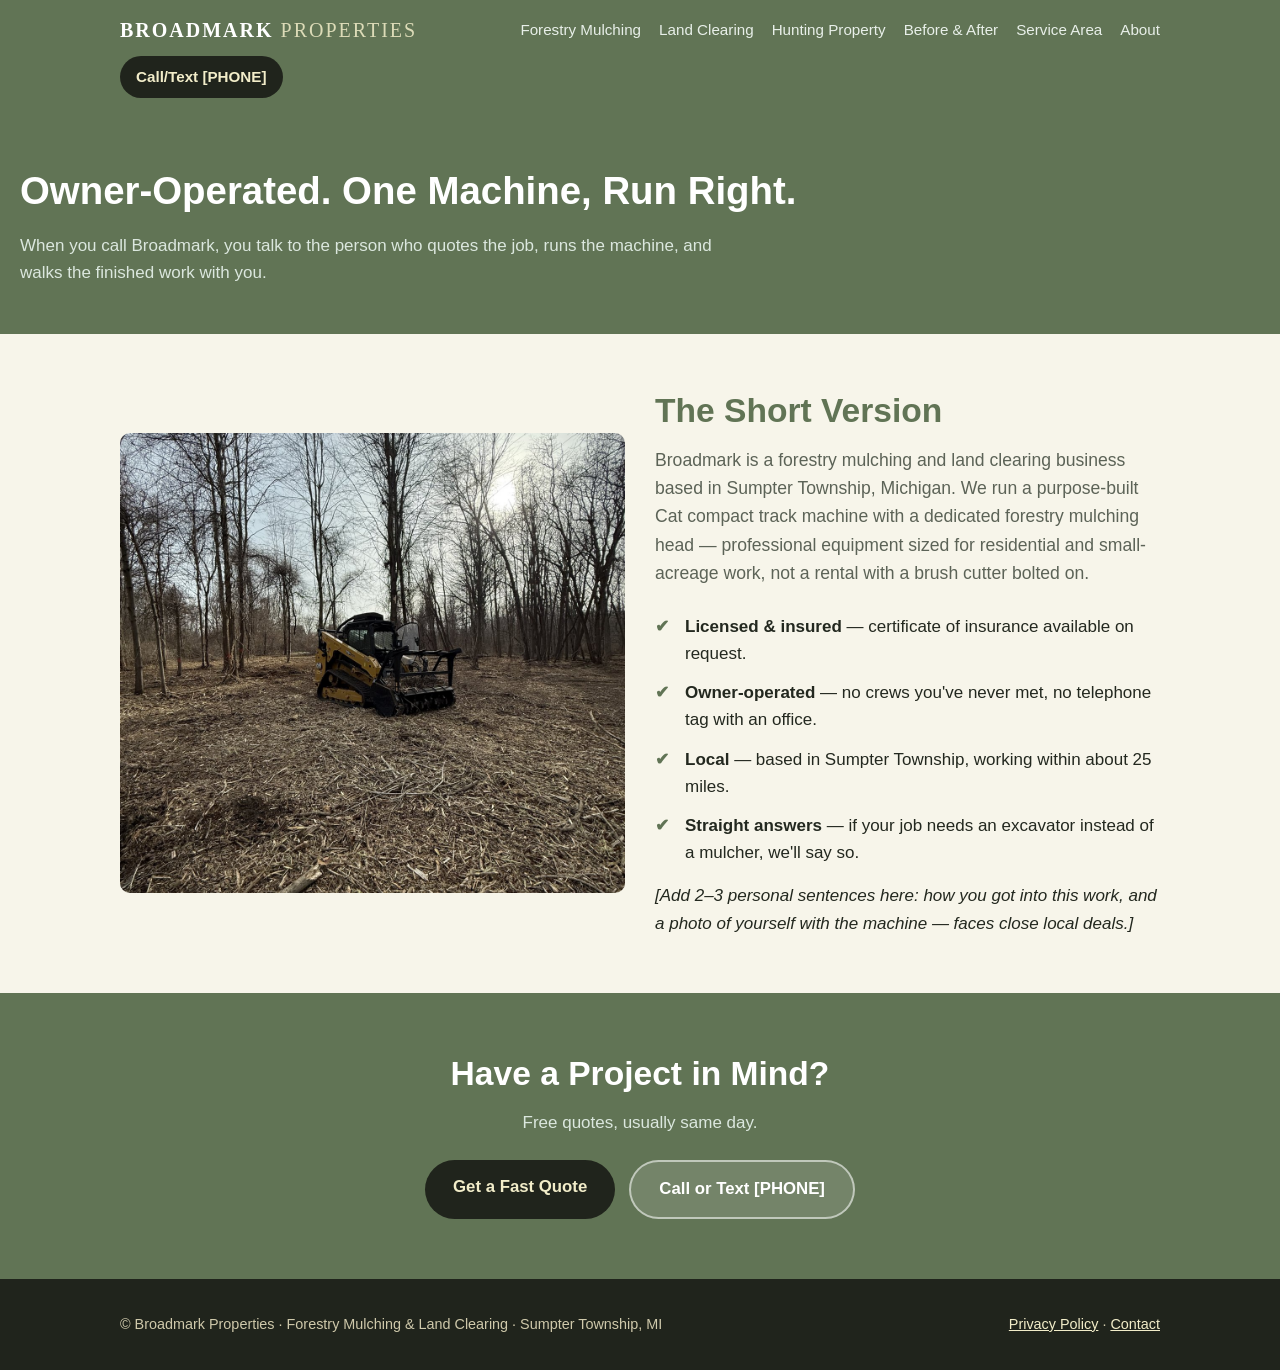
<file: website/site/about.html>
<!DOCTYPE html>
<html lang="en">
<head>
<meta charset="utf-8">
<meta name="viewport" content="width=device-width, initial-scale=1">
<title>About Broadmark Properties — Owner-Operated Forestry Mulching</title>
<meta name="description" content="Broadmark is an owner-operated forestry mulching business based in Sumpter Township, Michigan, running a purpose-built Cat mulching machine. Licensed and insured.">
<link rel="stylesheet" href="css/style.css">
</head>
<body>
<header>
  <div class="nav">
    <a class="brand" href="index.html">BROADMARK <span>PROPERTIES</span></a>
    <nav class="links">
      <a href="forestry-mulching.html">Forestry Mulching</a>
      <a href="land-clearing.html">Land Clearing</a>
      <a href="hunting-property.html">Hunting Property</a>
      <a href="gallery.html">Before &amp; After</a>
      <a href="service-area.html">Service Area</a>
      <a href="about.html">About</a>
    </nav>
    <a class="call-btn" href="tel:+15555555555">Call/Text [PHONE]</a>
  </div>
</header>

<div class="page-hero">
  <h1>Owner-Operated. One Machine, Run Right.</h1>
  <p>When you call Broadmark, you talk to the person who quotes the job, runs the machine,
  and walks the finished work with you.</p>
</div>

<section>
  <div class="wrap split">
    <img src="img/BA-brush-01-after-machine.jpg" alt="Broadmark's Cat forestry mulcher on a finished job">
    <div>
      <h2>The Short Version</h2>
      <p class="lead">Broadmark is a forestry mulching and land clearing business based in
      Sumpter Township, Michigan. We run a purpose-built Cat compact track machine with a
      dedicated forestry mulching head — professional equipment sized for residential and
      small-acreage work, not a rental with a brush cutter bolted on.</p>
      <ul class="checks">
        <li><b>Licensed &amp; insured</b> — certificate of insurance available on request.</li>
        <li><b>Owner-operated</b> — no crews you've never met, no telephone tag with an office.</li>
        <li><b>Local</b> — based in Sumpter Township, working within about 25 miles.</li>
        <li><b>Straight answers</b> — if your job needs an excavator instead of a mulcher, we'll say so.</li>
      </ul>
      <p style="margin-top:16px"><i>[Add 2–3 personal sentences here: how you got into this
      work, and a photo of yourself with the machine — faces close local deals.]</i></p>
    </div>
  </div>
</section>

<div class="cta-band">
  <h2>Have a Project in Mind?</h2>
  <p>Free quotes, usually same day.</p>
  <div class="btn-row">
    <a class="btn btn-primary" href="quote.html">Get a Fast Quote</a>
    <a class="btn btn-ghost" href="tel:+15555555555">Call or Text [PHONE]</a>
  </div>
</div>

<footer>
  <div class="wrap">
    <div>© Broadmark Properties · Forestry Mulching &amp; Land Clearing · Sumpter Township, MI</div>
    <div><a href="privacy.html">Privacy Policy</a> · <a href="contact.html">Contact</a></div>
  </div>
</footer>
<a class="sticky-call" href="tel:+15555555555">📞 Call or Text for a Free Quote</a>
</body>
</html>
</file>
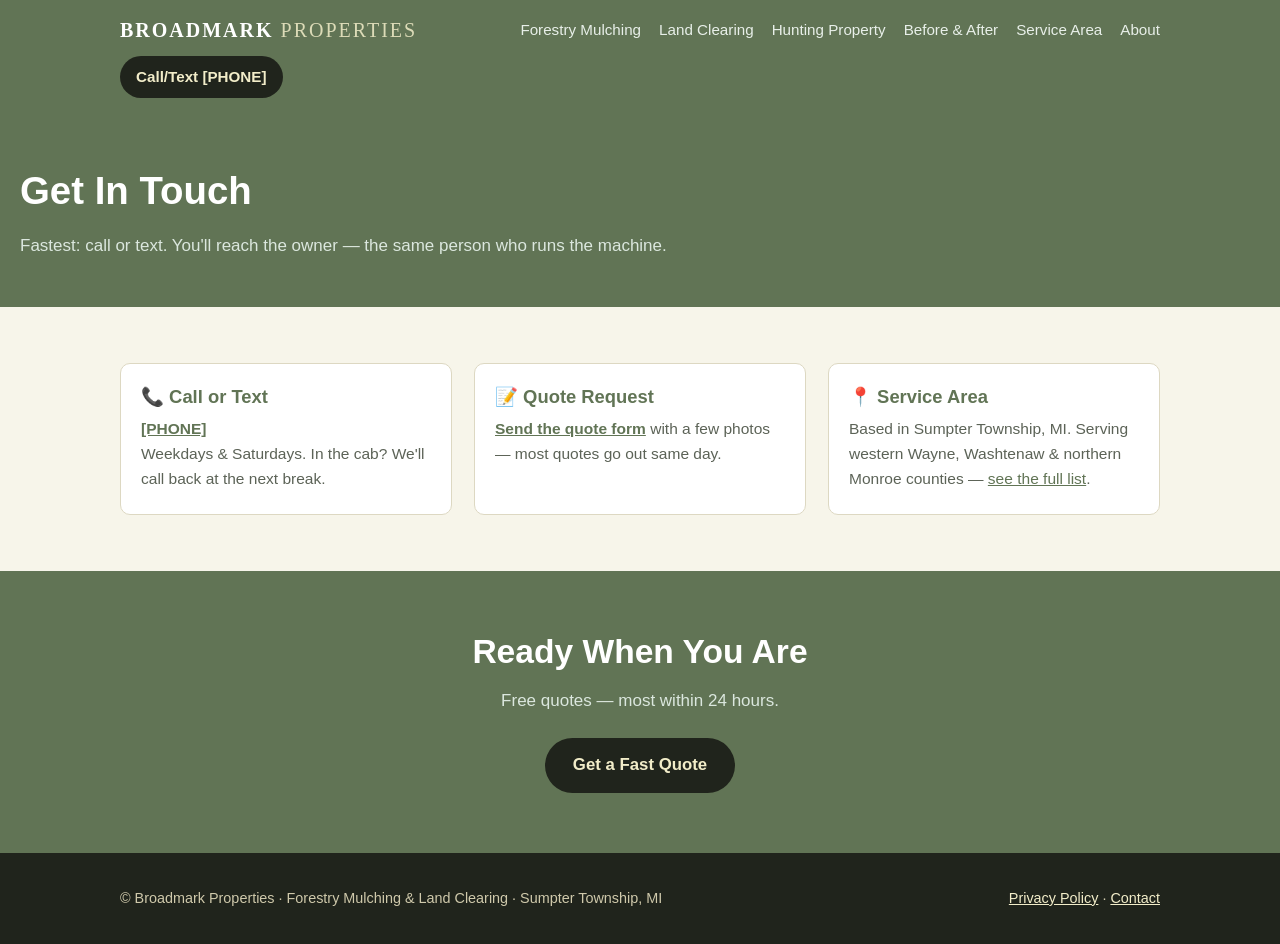
<file: website/site/contact.html>
<!DOCTYPE html>
<html lang="en">
<head>
<meta charset="utf-8">
<meta name="viewport" content="width=device-width, initial-scale=1">
<title>Contact Broadmark Properties — Forestry Mulching, Southeast Michigan</title>
<meta name="description" content="Call, text, or send a quote request. Broadmark — forestry mulching and land clearing, Sumpter Township MI.">
<link rel="stylesheet" href="css/style.css">
</head>
<body>
<header>
  <div class="nav">
    <a class="brand" href="index.html">BROADMARK <span>PROPERTIES</span></a>
    <nav class="links">
      <a href="forestry-mulching.html">Forestry Mulching</a>
      <a href="land-clearing.html">Land Clearing</a>
      <a href="hunting-property.html">Hunting Property</a>
      <a href="gallery.html">Before &amp; After</a>
      <a href="service-area.html">Service Area</a>
      <a href="about.html">About</a>
    </nav>
    <a class="call-btn" href="tel:+15555555555">Call/Text [PHONE]</a>
  </div>
</header>

<div class="page-hero">
  <h1>Get In Touch</h1>
  <p>Fastest: call or text. You'll reach the owner — the same person who runs the machine.</p>
</div>

<section>
  <div class="wrap">
    <div class="grid c3">
      <div class="card"><div class="pad"><h3>📞 Call or Text</h3>
        <p><a href="tel:+15555555555"><b>[PHONE]</b></a><br>Weekdays &amp; Saturdays. In the cab? We'll call back at the next break.</p></div></div>
      <div class="card"><div class="pad"><h3>📝 Quote Request</h3>
        <p><a href="quote.html"><b>Send the quote form</b></a> with a few photos — most quotes go out same day.</p></div></div>
      <div class="card"><div class="pad"><h3>📍 Service Area</h3>
        <p>Based in Sumpter Township, MI. Serving western Wayne, Washtenaw &amp; northern Monroe counties — <a href="service-area.html">see the full list</a>.</p></div></div>
    </div>
  </div>
</section>

<div class="cta-band">
  <h2>Ready When You Are</h2>
  <p>Free quotes — most within 24 hours.</p>
  <div class="btn-row">
    <a class="btn btn-primary" href="quote.html">Get a Fast Quote</a>
  </div>
</div>

<footer>
  <div class="wrap">
    <div>© Broadmark Properties · Forestry Mulching &amp; Land Clearing · Sumpter Township, MI</div>
    <div><a href="privacy.html">Privacy Policy</a> · <a href="contact.html">Contact</a></div>
  </div>
</footer>
<a class="sticky-call" href="tel:+15555555555">📞 Call or Text for a Free Quote</a>
</body>
</html>
</file>
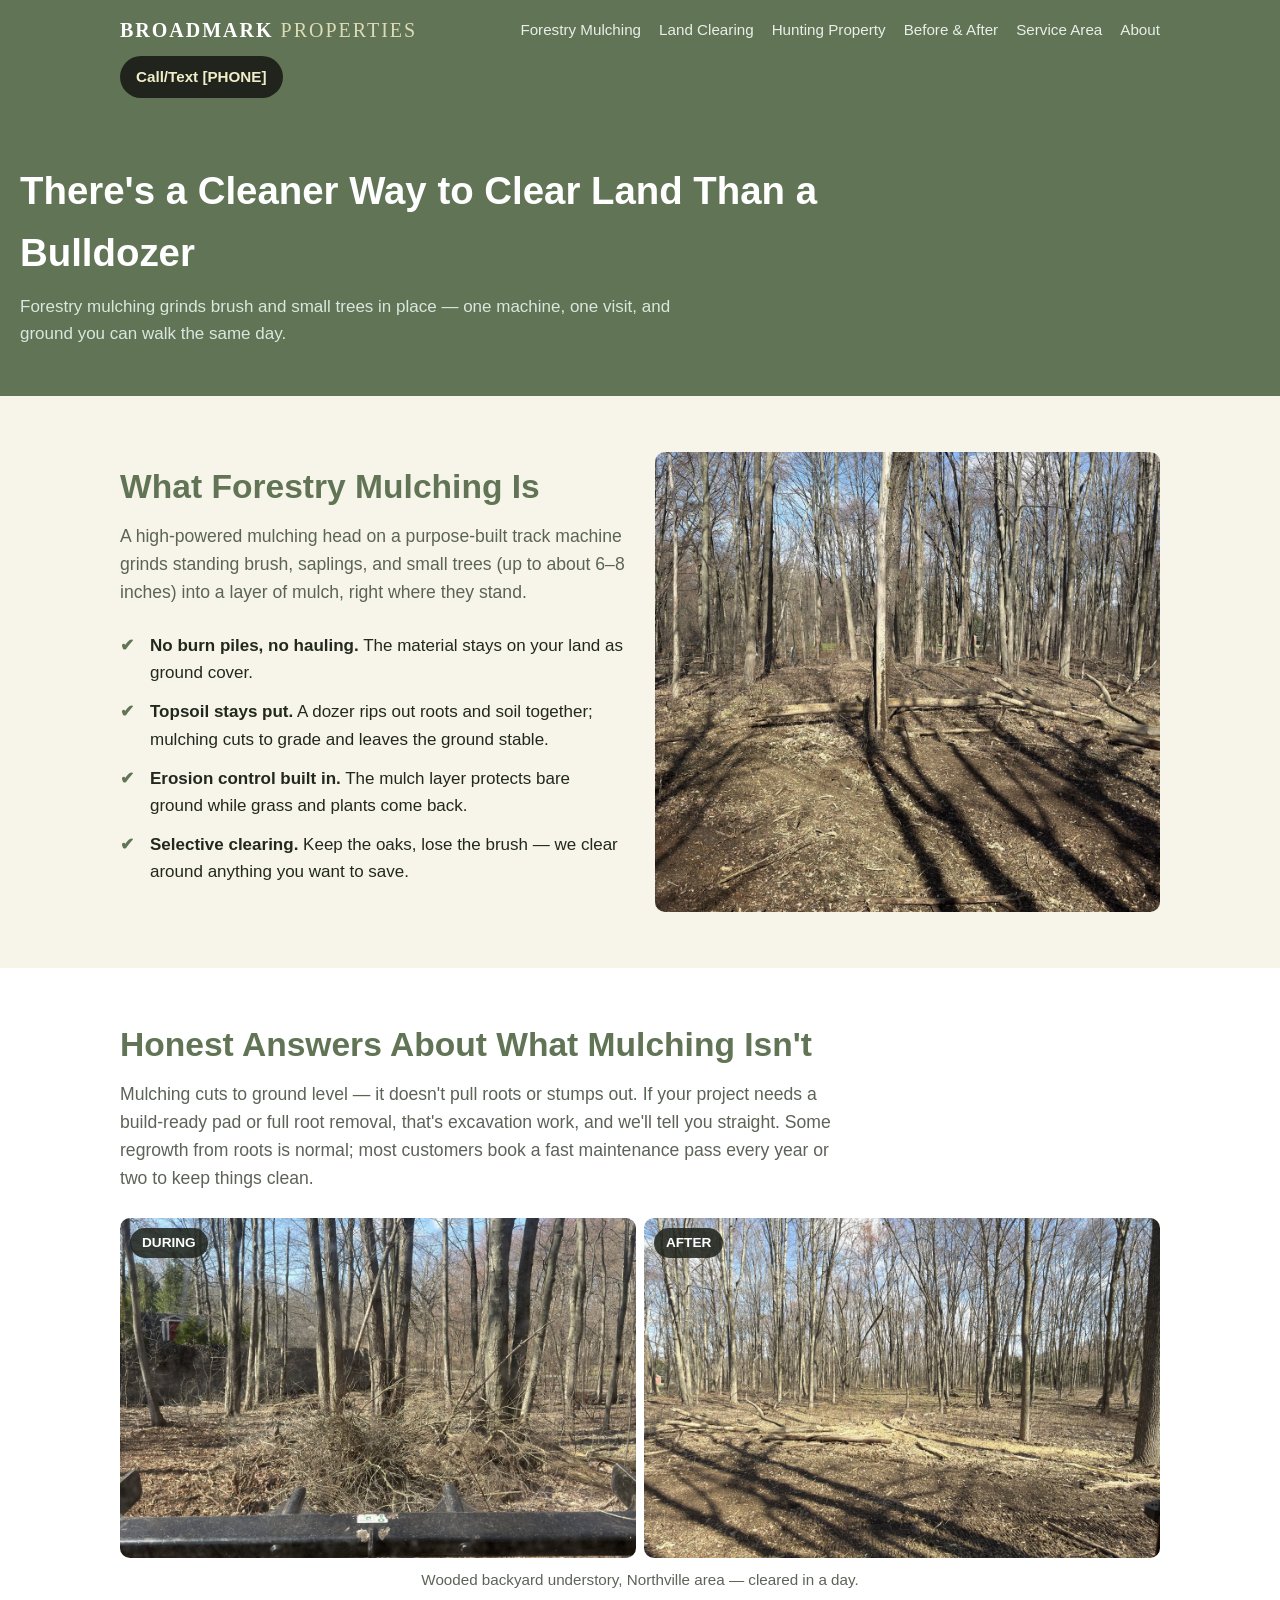
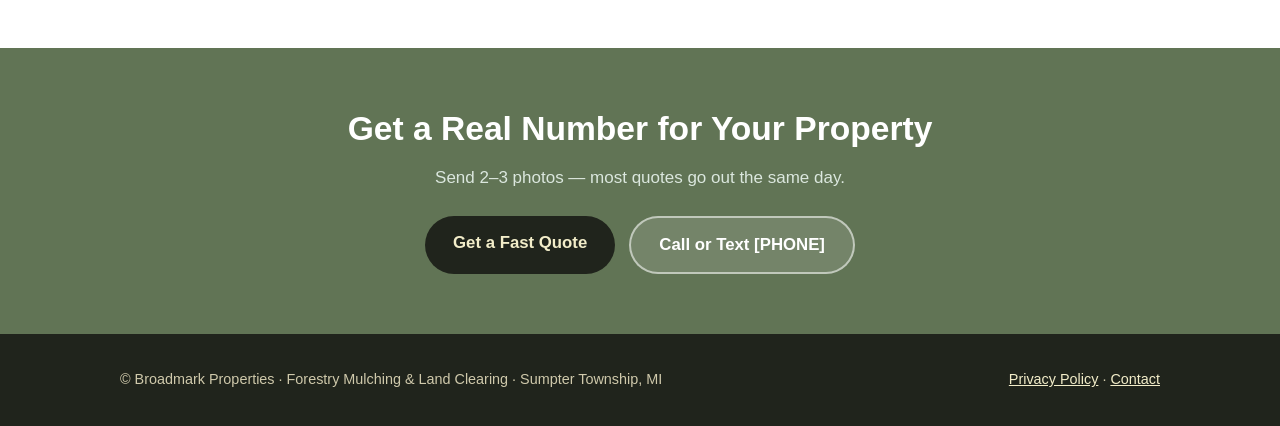
<file: website/site/forestry-mulching.html>
<!DOCTYPE html>
<html lang="en">
<head>
<meta charset="utf-8">
<meta name="viewport" content="width=device-width, initial-scale=1">
<title>Forestry Mulching in Southeast Michigan | Broadmark Properties</title>
<meta name="description" content="Forestry mulching near Belleville, Ypsilanti, Milan & Monroe: brush and small trees ground into mulch in place. Cleaner than a bulldozer — no piles, no torn-up ground.">
<link rel="stylesheet" href="css/style.css">
</head>
<body>
<header>
  <div class="nav">
    <a class="brand" href="index.html">BROADMARK <span>PROPERTIES</span></a>
    <nav class="links">
      <a href="forestry-mulching.html">Forestry Mulching</a>
      <a href="land-clearing.html">Land Clearing</a>
      <a href="hunting-property.html">Hunting Property</a>
      <a href="gallery.html">Before &amp; After</a>
      <a href="service-area.html">Service Area</a>
      <a href="about.html">About</a>
    </nav>
    <a class="call-btn" href="tel:+15555555555">Call/Text [PHONE]</a>
  </div>
</header>

<div class="page-hero">
  <h1>There's a Cleaner Way to Clear Land Than a Bulldozer</h1>
  <p>Forestry mulching grinds brush and small trees in place — one machine, one visit,
  and ground you can walk the same day.</p>
</div>

<section>
  <div class="wrap split">
    <div>
      <h2>What Forestry Mulching Is</h2>
      <p class="lead">A high-powered mulching head on a purpose-built track machine grinds
      standing brush, saplings, and small trees (up to about 6–8 inches) into a layer of
      mulch, right where they stand.</p>
      <ul class="checks">
        <li><b>No burn piles, no hauling.</b> The material stays on your land as ground cover.</li>
        <li><b>Topsoil stays put.</b> A dozer rips out roots and soil together; mulching cuts to grade and leaves the ground stable.</li>
        <li><b>Erosion control built in.</b> The mulch layer protects bare ground while grass and plants come back.</li>
        <li><b>Selective clearing.</b> Keep the oaks, lose the brush — we clear around anything you want to save.</li>
      </ul>
    </div>
    <img src="img/BA-woods-02-after-a.jpg" alt="Park-like woods after understory mulching">
  </div>
</section>

<section style="background:#fff">
  <div class="wrap">
    <h2>Honest Answers About What Mulching Isn't</h2>
    <p class="lead">Mulching cuts to ground level — it doesn't pull roots or stumps out.
    If your project needs a build-ready pad or full root removal, that's excavation work,
    and we'll tell you straight. Some regrowth from roots is normal; most customers book a
    fast maintenance pass every year or two to keep things clean.</p>
    <div class="ba-pair">
      <figure><img src="img/BA-woods-02-during.jpg" alt="During: brush remaining mid-clear"><figcaption>DURING</figcaption></figure>
      <figure><img src="img/BA-woods-02-after-b.jpg" alt="After: cleared sunlit woods"><figcaption>AFTER</figcaption></figure>
    </div>
    <p class="ba-caption">Wooded backyard understory, Northville area — cleared in a day.</p>
  </div>
</section>

<div class="cta-band">
  <h2>Get a Real Number for Your Property</h2>
  <p>Send 2–3 photos — most quotes go out the same day.</p>
  <div class="btn-row">
    <a class="btn btn-primary" href="quote.html">Get a Fast Quote</a>
    <a class="btn btn-ghost" href="tel:+15555555555">Call or Text [PHONE]</a>
  </div>
</div>

<footer>
  <div class="wrap">
    <div>© Broadmark Properties · Forestry Mulching &amp; Land Clearing · Sumpter Township, MI</div>
    <div><a href="privacy.html">Privacy Policy</a> · <a href="contact.html">Contact</a></div>
  </div>
</footer>
<a class="sticky-call" href="tel:+15555555555">📞 Call or Text for a Free Quote</a>
</body>
</html>
</file>
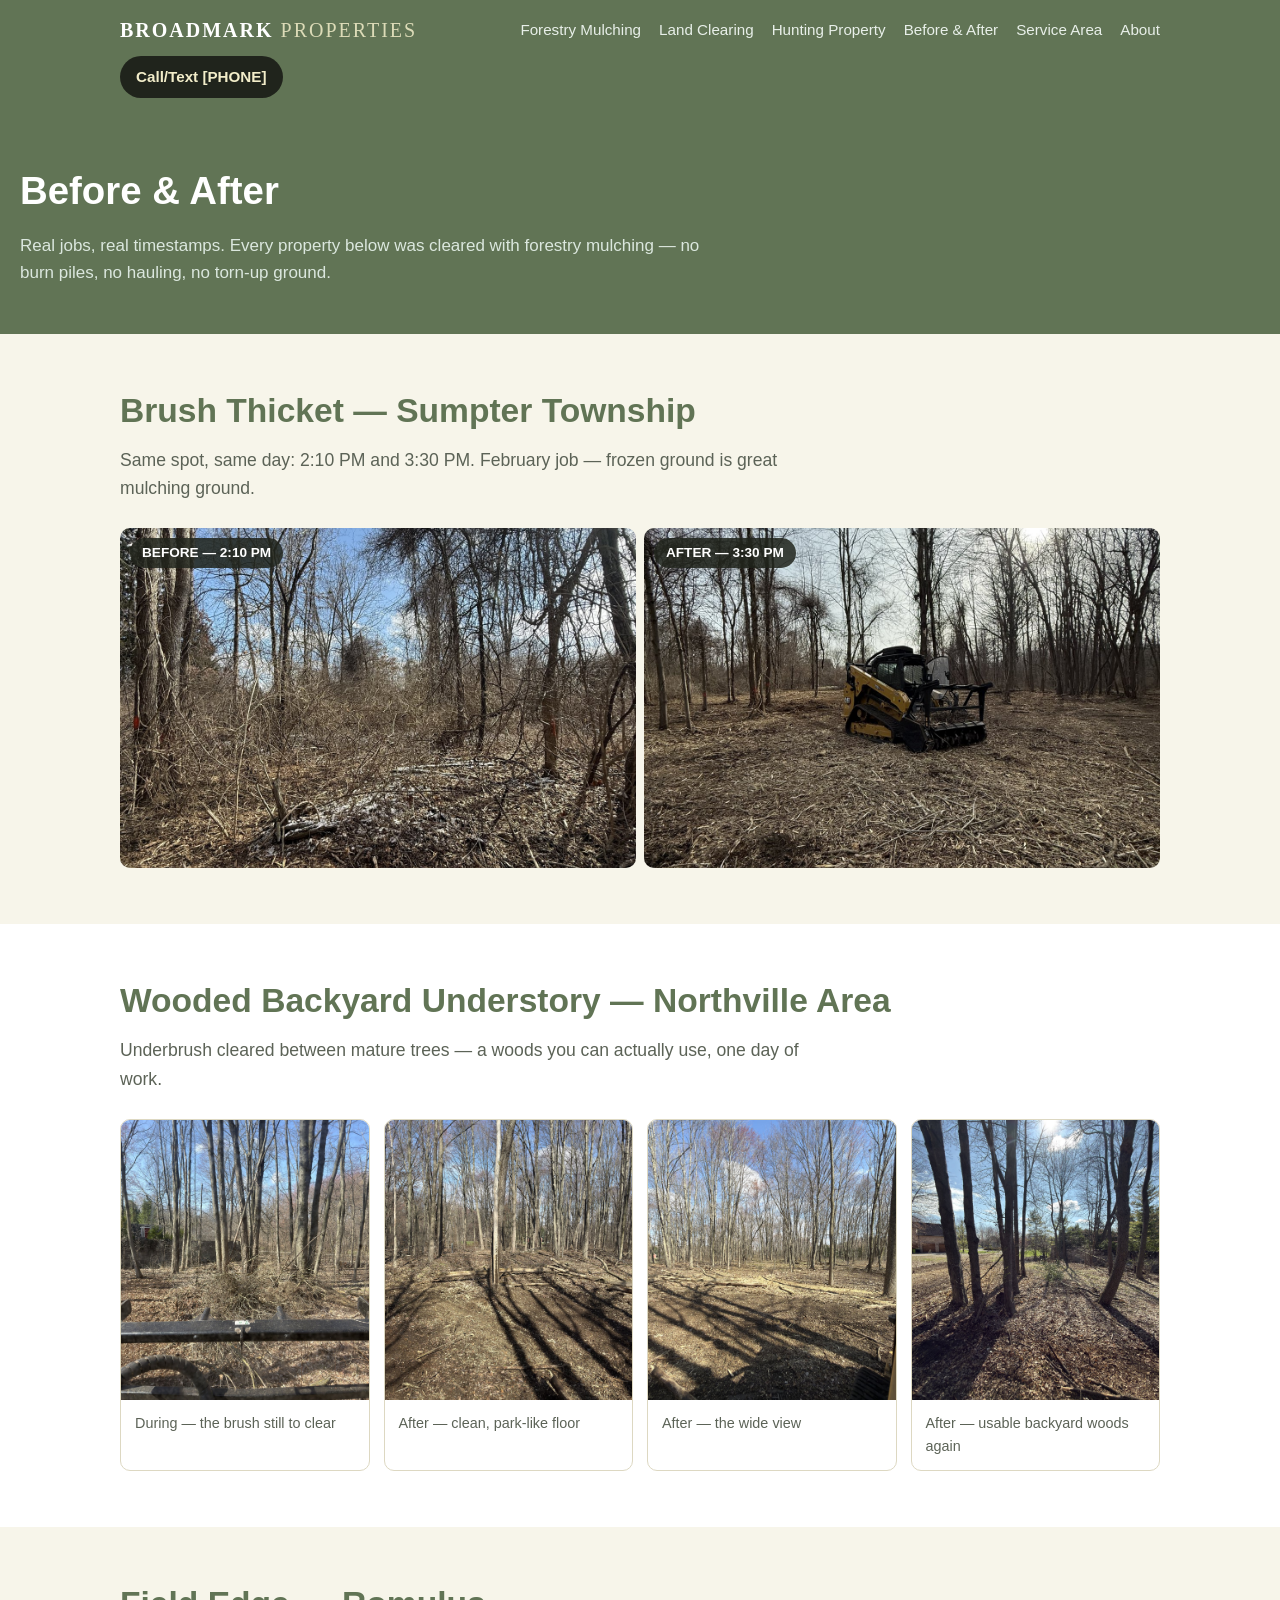
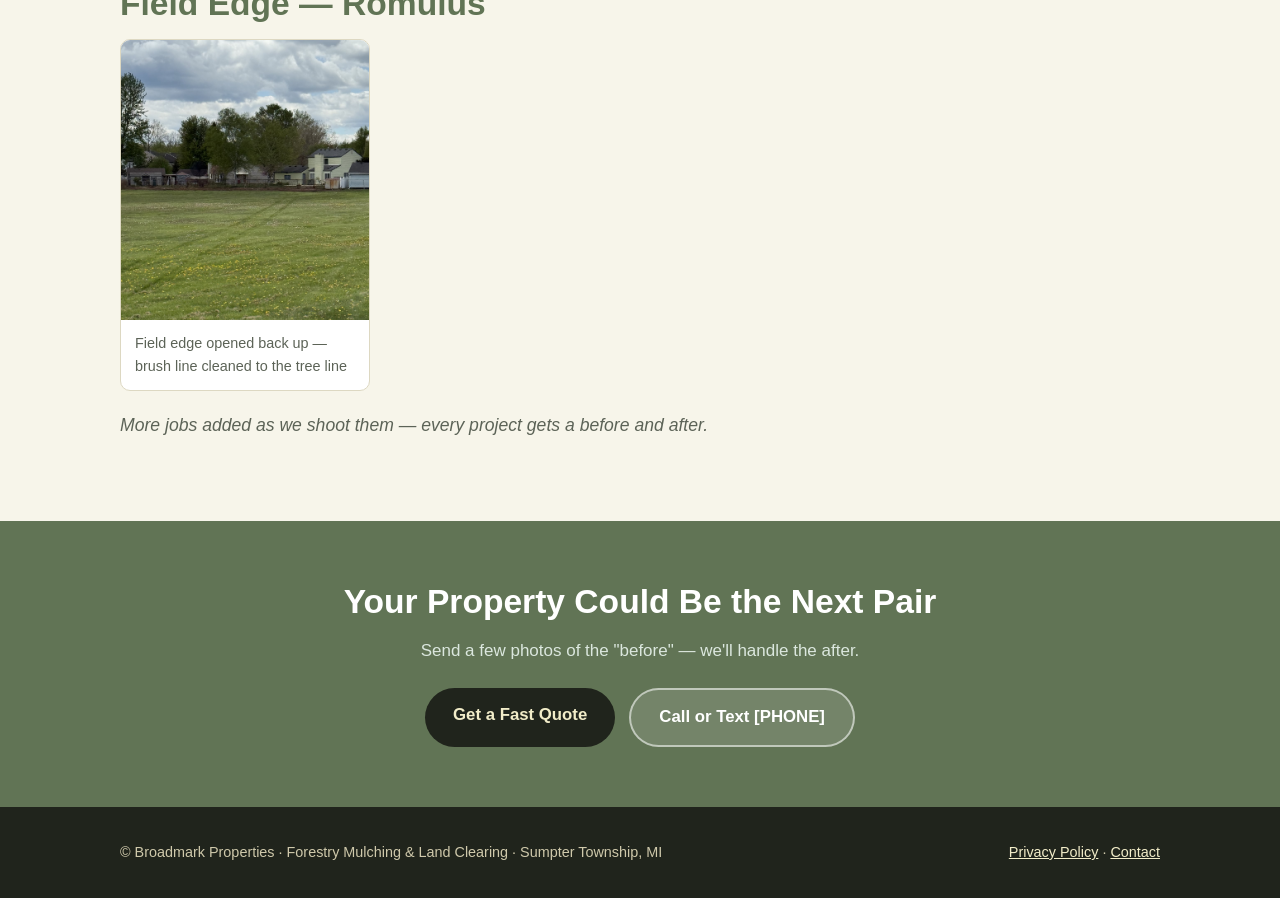
<file: website/site/gallery.html>
<!DOCTYPE html>
<html lang="en">
<head>
<meta charset="utf-8">
<meta name="viewport" content="width=device-width, initial-scale=1">
<title>Before & After Gallery — Land Clearing Results | Broadmark Properties</title>
<meta name="description" content="Real before-and-after photos of forestry mulching and land clearing jobs across southeast Michigan.">
<link rel="stylesheet" href="css/style.css">
</head>
<body>
<header>
  <div class="nav">
    <a class="brand" href="index.html">BROADMARK <span>PROPERTIES</span></a>
    <nav class="links">
      <a href="forestry-mulching.html">Forestry Mulching</a>
      <a href="land-clearing.html">Land Clearing</a>
      <a href="hunting-property.html">Hunting Property</a>
      <a href="gallery.html">Before &amp; After</a>
      <a href="service-area.html">Service Area</a>
      <a href="about.html">About</a>
    </nav>
    <a class="call-btn" href="tel:+15555555555">Call/Text [PHONE]</a>
  </div>
</header>

<div class="page-hero">
  <h1>Before &amp; After</h1>
  <p>Real jobs, real timestamps. Every property below was cleared with forestry mulching —
  no burn piles, no hauling, no torn-up ground.</p>
</div>

<section>
  <div class="wrap">
    <h2>Brush Thicket — Sumpter Township</h2>
    <p class="lead">Same spot, same day: 2:10 PM and 3:30 PM. February job — frozen ground
    is great mulching ground.</p>
    <div class="ba-pair">
      <figure><img src="img/BA-brush-01-before.jpg" alt="Before: wall of brush and vines"><figcaption>BEFORE — 2:10 PM</figcaption></figure>
      <figure><img src="img/BA-brush-01-after-machine.jpg" alt="After: machine on clean mulched ground"><figcaption>AFTER — 3:30 PM</figcaption></figure>
    </div>
  </div>
</section>

<section style="background:#fff">
  <div class="wrap">
    <h2>Wooded Backyard Understory — Northville Area</h2>
    <p class="lead">Underbrush cleared between mature trees — a woods you can actually use, one day of work.</p>
    <div class="gallery-grid">
      <figure><img src="img/BA-woods-02-during.jpg" alt="Mid-job: remaining brush ahead of the machine"><figcaption>During — the brush still to clear</figcaption></figure>
      <figure><img src="img/BA-woods-02-after-a.jpg" alt="After: park-like cleared understory"><figcaption>After — clean, park-like floor</figcaption></figure>
      <figure><img src="img/BA-woods-02-after-b.jpg" alt="After: wide view of sunlit cleared woods"><figcaption>After — the wide view</figcaption></figure>
      <figure><img src="img/BA-woods-02-after-context.jpg" alt="After: cleared woods with home in background"><figcaption>After — usable backyard woods again</figcaption></figure>
    </div>
  </div>
</section>

<section>
  <div class="wrap">
    <h2>Field Edge — Romulus</h2>
    <div class="gallery-grid">
      <figure><img src="img/BA-fieldedge-03-after.jpg" alt="Cleaned field edge with open sight line"><figcaption>Field edge opened back up — brush line cleaned to the tree line</figcaption></figure>
    </div>
    <p class="lead" style="margin-top:20px"><i>More jobs added as we shoot them — every
    project gets a before and after.</i></p>
  </div>
</section>

<div class="cta-band">
  <h2>Your Property Could Be the Next Pair</h2>
  <p>Send a few photos of the "before" — we'll handle the after.</p>
  <div class="btn-row">
    <a class="btn btn-primary" href="quote.html">Get a Fast Quote</a>
    <a class="btn btn-ghost" href="tel:+15555555555">Call or Text [PHONE]</a>
  </div>
</div>

<footer>
  <div class="wrap">
    <div>© Broadmark Properties · Forestry Mulching &amp; Land Clearing · Sumpter Township, MI</div>
    <div><a href="privacy.html">Privacy Policy</a> · <a href="contact.html">Contact</a></div>
  </div>
</footer>
<a class="sticky-call" href="tel:+15555555555">📞 Call or Text for a Free Quote</a>
</body>
</html>
</file>
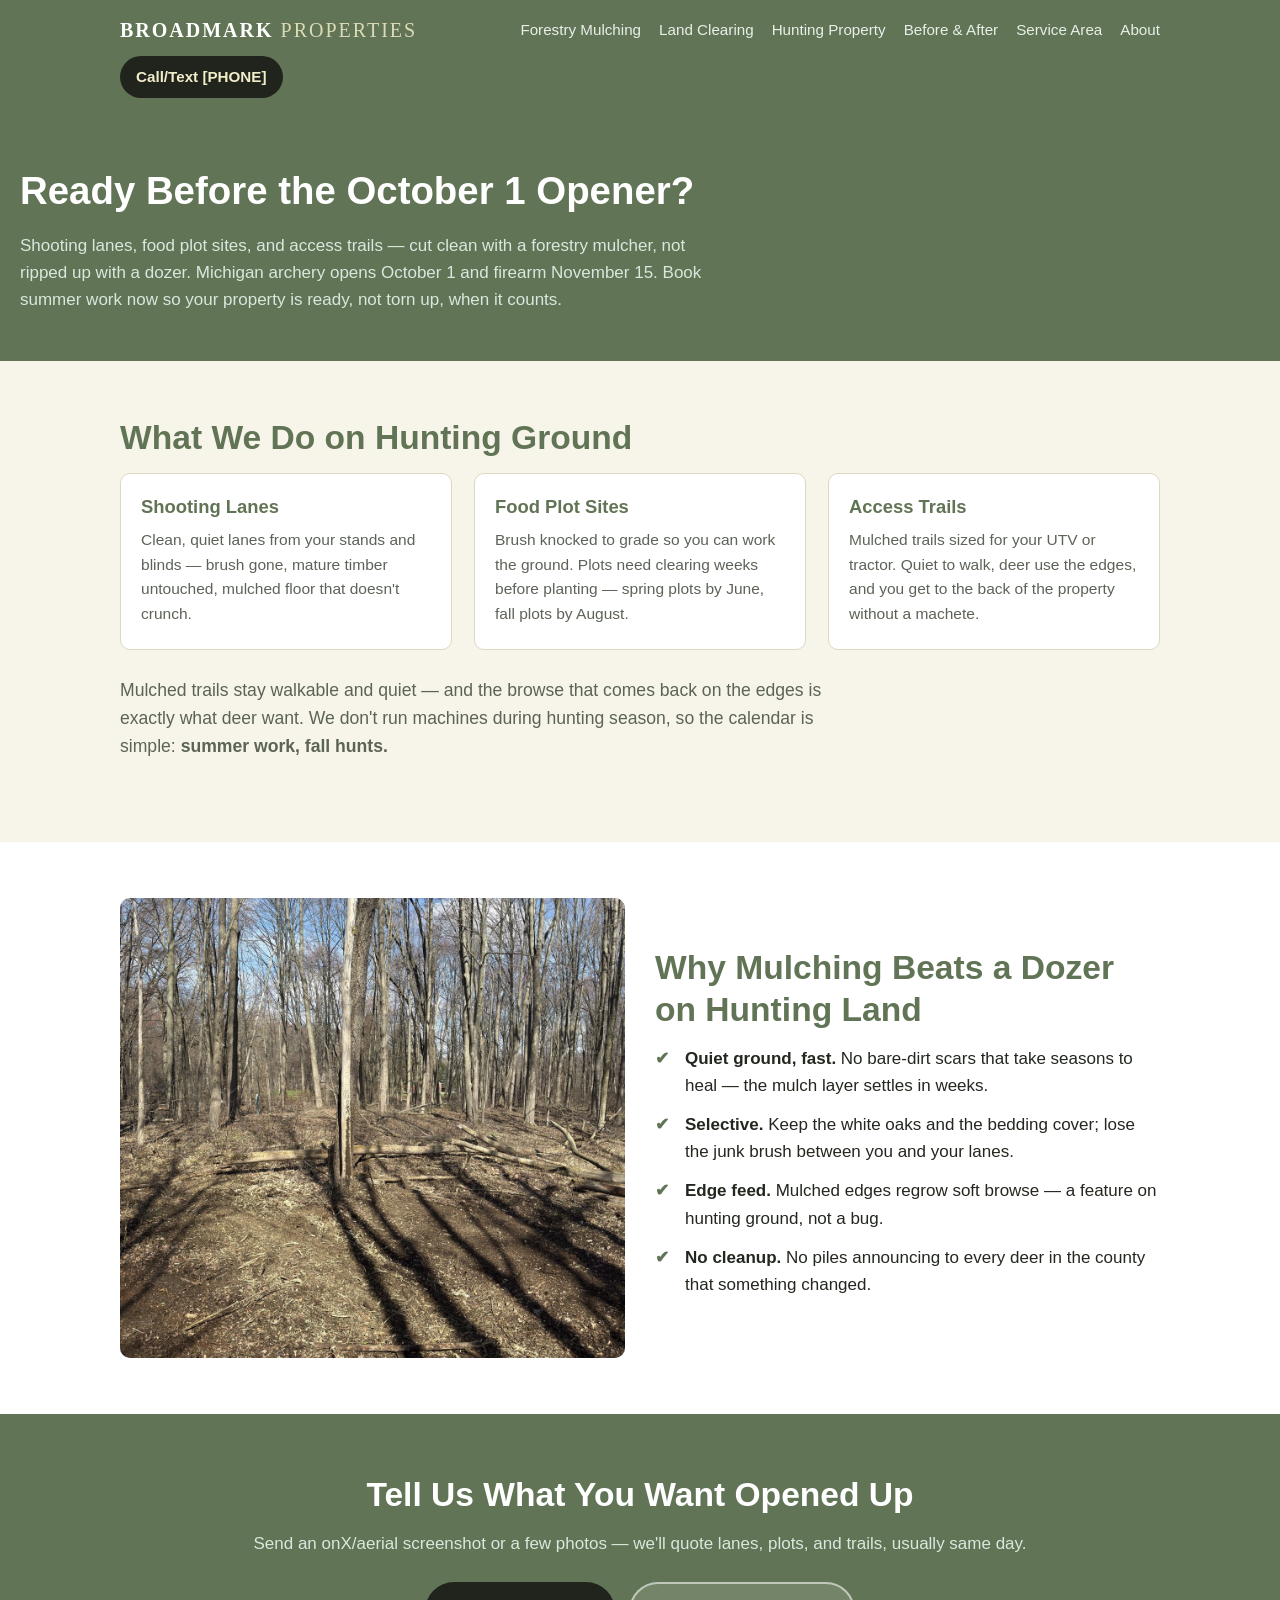
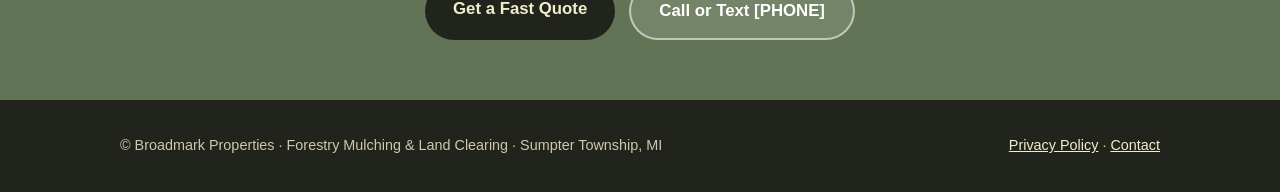
<file: website/site/hunting-property.html>
<!DOCTYPE html>
<html lang="en">
<head>
<meta charset="utf-8">
<meta name="viewport" content="width=device-width, initial-scale=1">
<title>Hunting Property Prep — Trails, Food Plots & Shooting Lanes | Broadmark Properties</title>
<meta name="description" content="Shooting lanes, food plot clearing, and access trails for southeast Michigan hunting properties — cut clean with a forestry mulcher, ready before the October 1 opener.">
<link rel="stylesheet" href="css/style.css">
</head>
<body>
<header>
  <div class="nav">
    <a class="brand" href="index.html">BROADMARK <span>PROPERTIES</span></a>
    <nav class="links">
      <a href="forestry-mulching.html">Forestry Mulching</a>
      <a href="land-clearing.html">Land Clearing</a>
      <a href="hunting-property.html">Hunting Property</a>
      <a href="gallery.html">Before &amp; After</a>
      <a href="service-area.html">Service Area</a>
      <a href="about.html">About</a>
    </nav>
    <a class="call-btn" href="tel:+15555555555">Call/Text [PHONE]</a>
  </div>
</header>

<div class="page-hero">
  <h1>Ready Before the October 1 Opener?</h1>
  <p>Shooting lanes, food plot sites, and access trails — cut clean with a forestry
  mulcher, not ripped up with a dozer. Michigan archery opens October 1 and firearm
  November 15. Book summer work now so your property is ready, not torn up, when it counts.</p>
</div>

<section>
  <div class="wrap">
    <h2>What We Do on Hunting Ground</h2>
    <div class="grid c3">
      <div class="card"><div class="pad"><h3>Shooting Lanes</h3>
        <p>Clean, quiet lanes from your stands and blinds — brush gone, mature timber untouched, mulched floor that doesn't crunch.</p></div></div>
      <div class="card"><div class="pad"><h3>Food Plot Sites</h3>
        <p>Brush knocked to grade so you can work the ground. Plots need clearing weeks before planting — spring plots by June, fall plots by August.</p></div></div>
      <div class="card"><div class="pad"><h3>Access Trails</h3>
        <p>Mulched trails sized for your UTV or tractor. Quiet to walk, deer use the edges, and you get to the back of the property without a machete.</p></div></div>
    </div>
    <p class="lead" style="margin-top:26px">Mulched trails stay walkable and quiet — and
    the browse that comes back on the edges is exactly what deer want. We don't run
    machines during hunting season, so the calendar is simple: <b>summer work, fall hunts.</b></p>
  </div>
</section>

<section style="background:#fff">
  <div class="wrap split">
    <img src="img/BA-woods-02-after-a.jpg" alt="Cleared woods understory — clean lanes of sight">
    <div>
      <h2>Why Mulching Beats a Dozer on Hunting Land</h2>
      <ul class="checks">
        <li><b>Quiet ground, fast.</b> No bare-dirt scars that take seasons to heal — the mulch layer settles in weeks.</li>
        <li><b>Selective.</b> Keep the white oaks and the bedding cover; lose the junk brush between you and your lanes.</li>
        <li><b>Edge feed.</b> Mulched edges regrow soft browse — a feature on hunting ground, not a bug.</li>
        <li><b>No cleanup.</b> No piles announcing to every deer in the county that something changed.</li>
      </ul>
    </div>
  </div>
</section>

<div class="cta-band">
  <h2>Tell Us What You Want Opened Up</h2>
  <p>Send an onX/aerial screenshot or a few photos — we'll quote lanes, plots, and trails, usually same day.</p>
  <div class="btn-row">
    <a class="btn btn-primary" href="quote.html">Get a Fast Quote</a>
    <a class="btn btn-ghost" href="tel:+15555555555">Call or Text [PHONE]</a>
  </div>
</div>

<footer>
  <div class="wrap">
    <div>© Broadmark Properties · Forestry Mulching &amp; Land Clearing · Sumpter Township, MI</div>
    <div><a href="privacy.html">Privacy Policy</a> · <a href="contact.html">Contact</a></div>
  </div>
</footer>
<a class="sticky-call" href="tel:+15555555555">📞 Call or Text for a Free Quote</a>
</body>
</html>
</file>
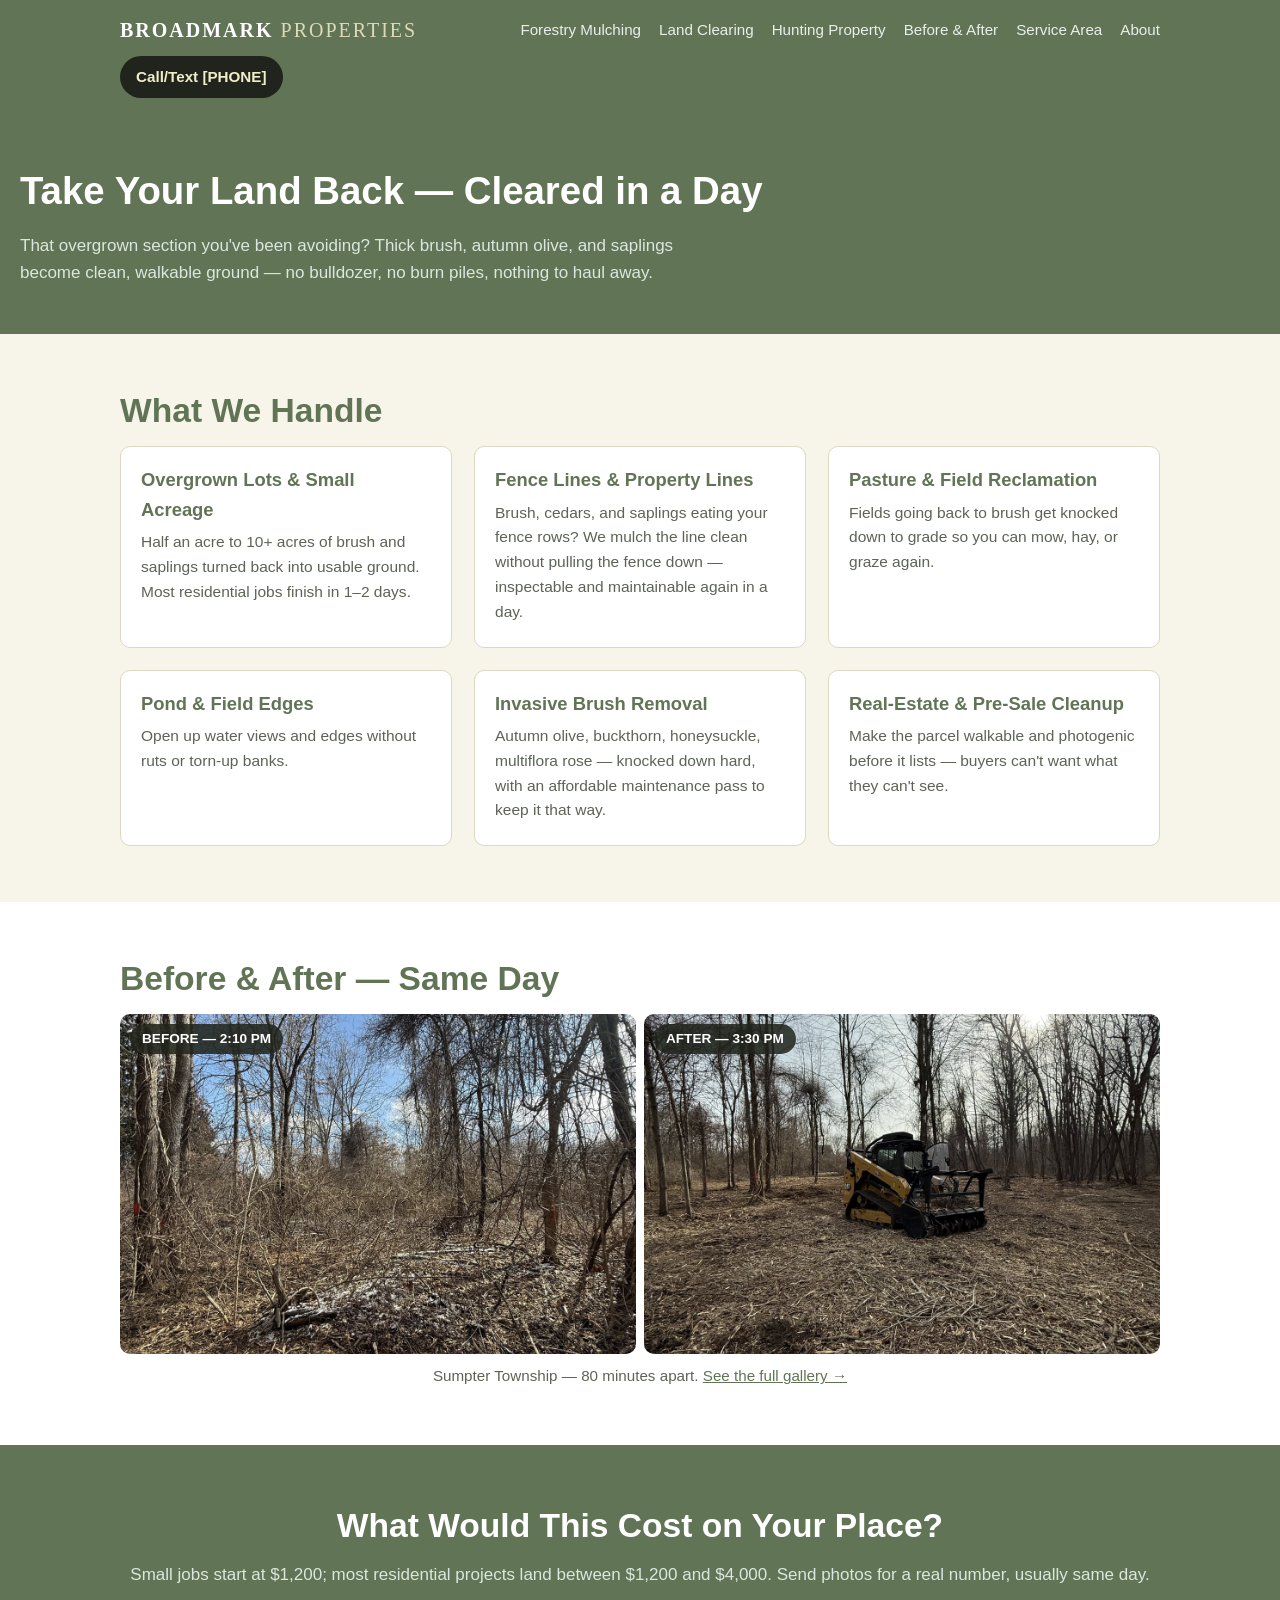
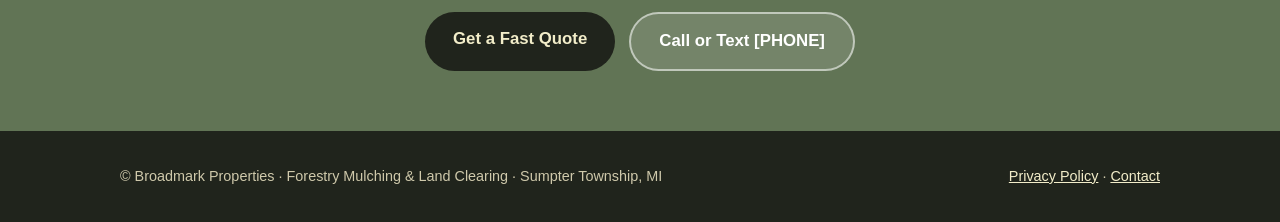
<file: website/site/land-clearing.html>
<!DOCTYPE html>
<html lang="en">
<head>
<meta charset="utf-8">
<meta name="viewport" content="width=device-width, initial-scale=1">
<title>Land & Brush Clearing — Lots, Fields & Fence Lines | Broadmark Properties</title>
<meta name="description" content="Overgrown lot clearing, small acreage clearing, fence line and field edge cleanup in western Wayne, Washtenaw & Monroe counties. Cleared in a day, no piles left behind.">
<link rel="stylesheet" href="css/style.css">
</head>
<body>
<header>
  <div class="nav">
    <a class="brand" href="index.html">BROADMARK <span>PROPERTIES</span></a>
    <nav class="links">
      <a href="forestry-mulching.html">Forestry Mulching</a>
      <a href="land-clearing.html">Land Clearing</a>
      <a href="hunting-property.html">Hunting Property</a>
      <a href="gallery.html">Before &amp; After</a>
      <a href="service-area.html">Service Area</a>
      <a href="about.html">About</a>
    </nav>
    <a class="call-btn" href="tel:+15555555555">Call/Text [PHONE]</a>
  </div>
</header>

<div class="page-hero">
  <h1>Take Your Land Back — Cleared in a Day</h1>
  <p>That overgrown section you've been avoiding? Thick brush, autumn olive, and saplings
  become clean, walkable ground — no bulldozer, no burn piles, nothing to haul away.</p>
</div>

<section>
  <div class="wrap">
    <h2>What We Handle</h2>
    <div class="grid c3">
      <div class="card"><div class="pad"><h3>Overgrown Lots &amp; Small Acreage</h3>
        <p>Half an acre to 10+ acres of brush and saplings turned back into usable ground. Most residential jobs finish in 1–2 days.</p></div></div>
      <div class="card"><div class="pad"><h3>Fence Lines &amp; Property Lines</h3>
        <p>Brush, cedars, and saplings eating your fence rows? We mulch the line clean without pulling the fence down — inspectable and maintainable again in a day.</p></div></div>
      <div class="card"><div class="pad"><h3>Pasture &amp; Field Reclamation</h3>
        <p>Fields going back to brush get knocked down to grade so you can mow, hay, or graze again.</p></div></div>
      <div class="card"><div class="pad"><h3>Pond &amp; Field Edges</h3>
        <p>Open up water views and edges without ruts or torn-up banks.</p></div></div>
      <div class="card"><div class="pad"><h3>Invasive Brush Removal</h3>
        <p>Autumn olive, buckthorn, honeysuckle, multiflora rose — knocked down hard, with an affordable maintenance pass to keep it that way.</p></div></div>
      <div class="card"><div class="pad"><h3>Real-Estate &amp; Pre-Sale Cleanup</h3>
        <p>Make the parcel walkable and photogenic before it lists — buyers can't want what they can't see.</p></div></div>
    </div>
  </div>
</section>

<section style="background:#fff">
  <div class="wrap">
    <h2>Before &amp; After — Same Day</h2>
    <div class="ba-pair">
      <figure><img src="img/BA-brush-01-before.jpg" alt="Before: dense thicket of brush and vines"><figcaption>BEFORE — 2:10 PM</figcaption></figure>
      <figure><img src="img/BA-brush-01-after-machine.jpg" alt="After: clean mulched ground"><figcaption>AFTER — 3:30 PM</figcaption></figure>
    </div>
    <p class="ba-caption">Sumpter Township — 80 minutes apart. <a href="gallery.html">See the full gallery →</a></p>
  </div>
</section>

<div class="cta-band">
  <h2>What Would This Cost on Your Place?</h2>
  <p>Small jobs start at $1,200; most residential projects land between $1,200 and $4,000. Send photos for a real number, usually same day.</p>
  <div class="btn-row">
    <a class="btn btn-primary" href="quote.html">Get a Fast Quote</a>
    <a class="btn btn-ghost" href="tel:+15555555555">Call or Text [PHONE]</a>
  </div>
</div>

<footer>
  <div class="wrap">
    <div>© Broadmark Properties · Forestry Mulching &amp; Land Clearing · Sumpter Township, MI</div>
    <div><a href="privacy.html">Privacy Policy</a> · <a href="contact.html">Contact</a></div>
  </div>
</footer>
<a class="sticky-call" href="tel:+15555555555">📞 Call or Text for a Free Quote</a>
</body>
</html>
</file>
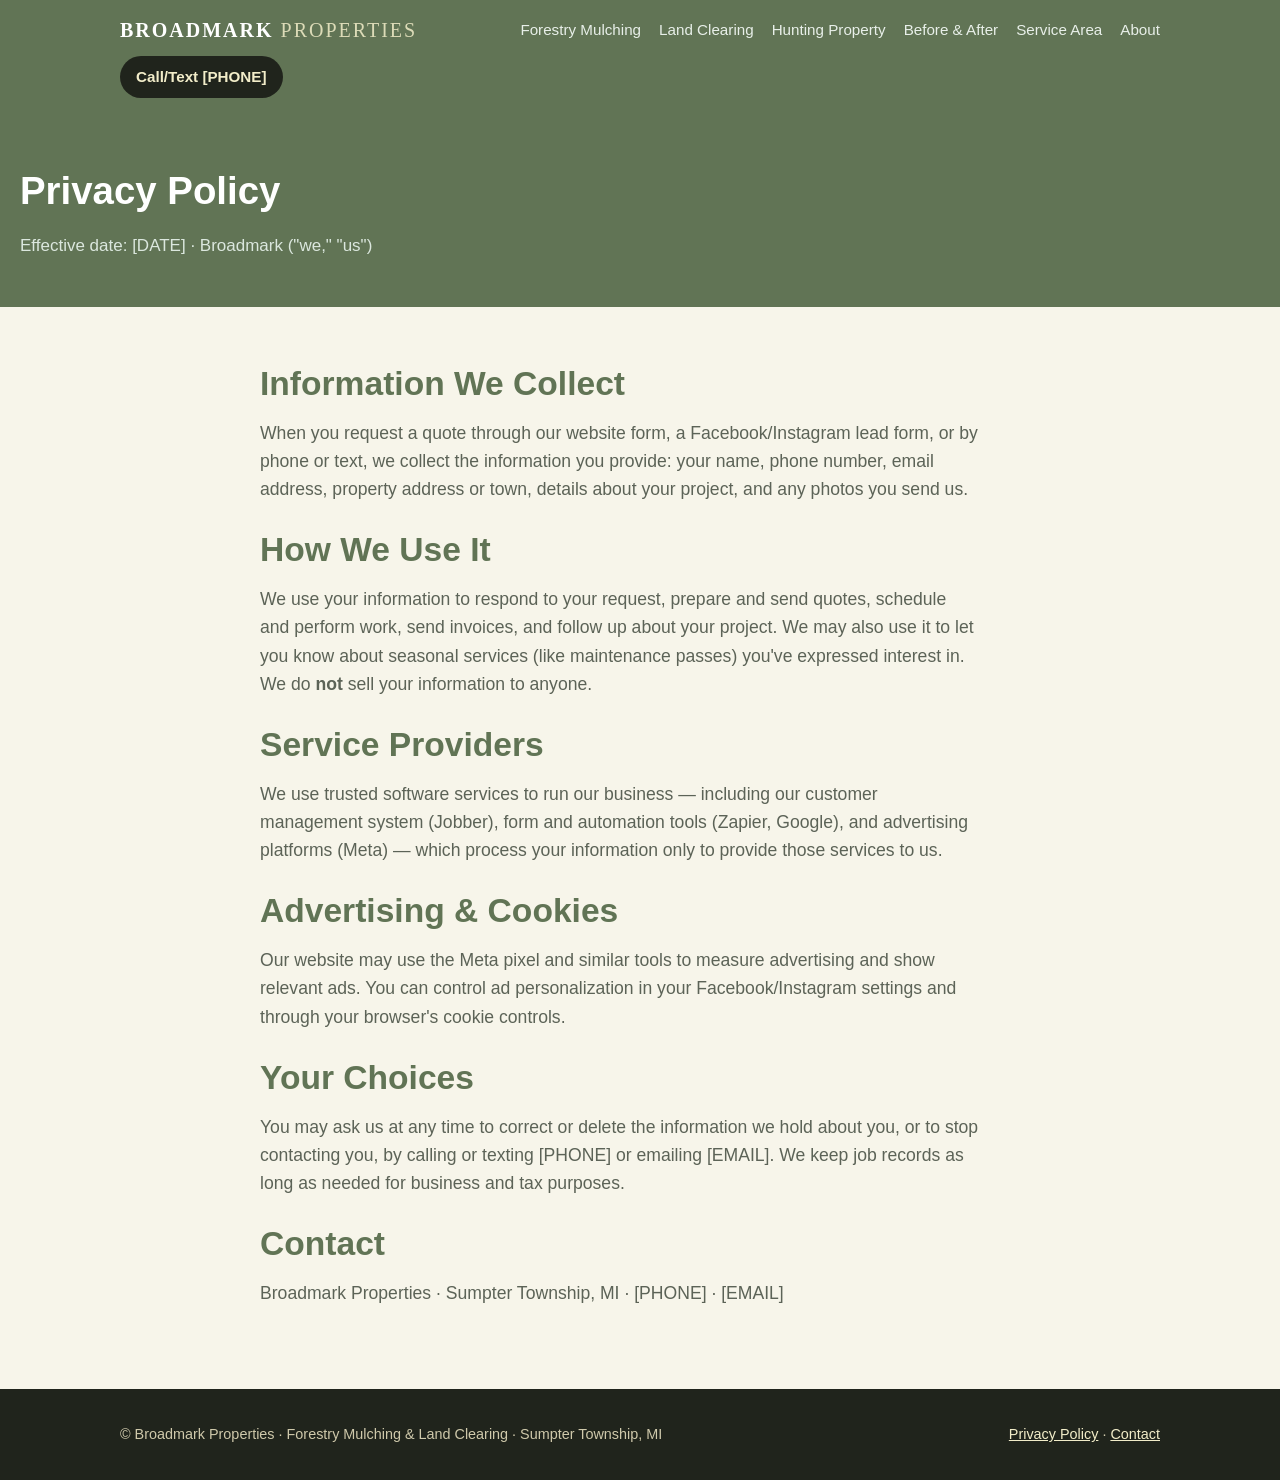
<file: website/site/privacy.html>
<!DOCTYPE html>
<html lang="en">
<head>
<meta charset="utf-8">
<meta name="viewport" content="width=device-width, initial-scale=1">
<title>Privacy Policy — Broadmark Properties</title>
<meta name="description" content="Broadmark privacy policy — how we collect, use, and protect information submitted through our website and advertising forms.">
<link rel="stylesheet" href="css/style.css">
</head>
<body>
<header>
  <div class="nav">
    <a class="brand" href="index.html">BROADMARK <span>PROPERTIES</span></a>
    <nav class="links">
      <a href="forestry-mulching.html">Forestry Mulching</a>
      <a href="land-clearing.html">Land Clearing</a>
      <a href="hunting-property.html">Hunting Property</a>
      <a href="gallery.html">Before &amp; After</a>
      <a href="service-area.html">Service Area</a>
      <a href="about.html">About</a>
    </nav>
    <a class="call-btn" href="tel:+15555555555">Call/Text [PHONE]</a>
  </div>
</header>

<div class="page-hero">
  <h1>Privacy Policy</h1>
  <p>Effective date: [DATE] · Broadmark ("we," "us")</p>
</div>

<section>
  <div class="wrap" style="max-width:800px">
    <h2>Information We Collect</h2>
    <p class="lead">When you request a quote through our website form, a Facebook/Instagram
    lead form, or by phone or text, we collect the information you provide: your name,
    phone number, email address, property address or town, details about your project,
    and any photos you send us.</p>

    <h2>How We Use It</h2>
    <p class="lead">We use your information to respond to your request, prepare and send
    quotes, schedule and perform work, send invoices, and follow up about your project.
    We may also use it to let you know about seasonal services (like maintenance passes)
    you've expressed interest in. We do <b>not</b> sell your information to anyone.</p>

    <h2>Service Providers</h2>
    <p class="lead">We use trusted software services to run our business — including our
    customer management system (Jobber), form and automation tools (Zapier, Google), and
    advertising platforms (Meta) — which process your information only to provide those
    services to us.</p>

    <h2>Advertising &amp; Cookies</h2>
    <p class="lead">Our website may use the Meta pixel and similar tools to measure
    advertising and show relevant ads. You can control ad personalization in your
    Facebook/Instagram settings and through your browser's cookie controls.</p>

    <h2>Your Choices</h2>
    <p class="lead">You may ask us at any time to correct or delete the information we
    hold about you, or to stop contacting you, by calling or texting [PHONE] or emailing
    [EMAIL]. We keep job records as long as needed for business and tax purposes.</p>

    <h2>Contact</h2>
    <p class="lead">Broadmark Properties · Sumpter Township, MI · [PHONE] · [EMAIL]</p>
  </div>
</section>

<footer>
  <div class="wrap">
    <div>© Broadmark Properties · Forestry Mulching &amp; Land Clearing · Sumpter Township, MI</div>
    <div><a href="privacy.html">Privacy Policy</a> · <a href="contact.html">Contact</a></div>
  </div>
</footer>
</body>
</html>
</file>
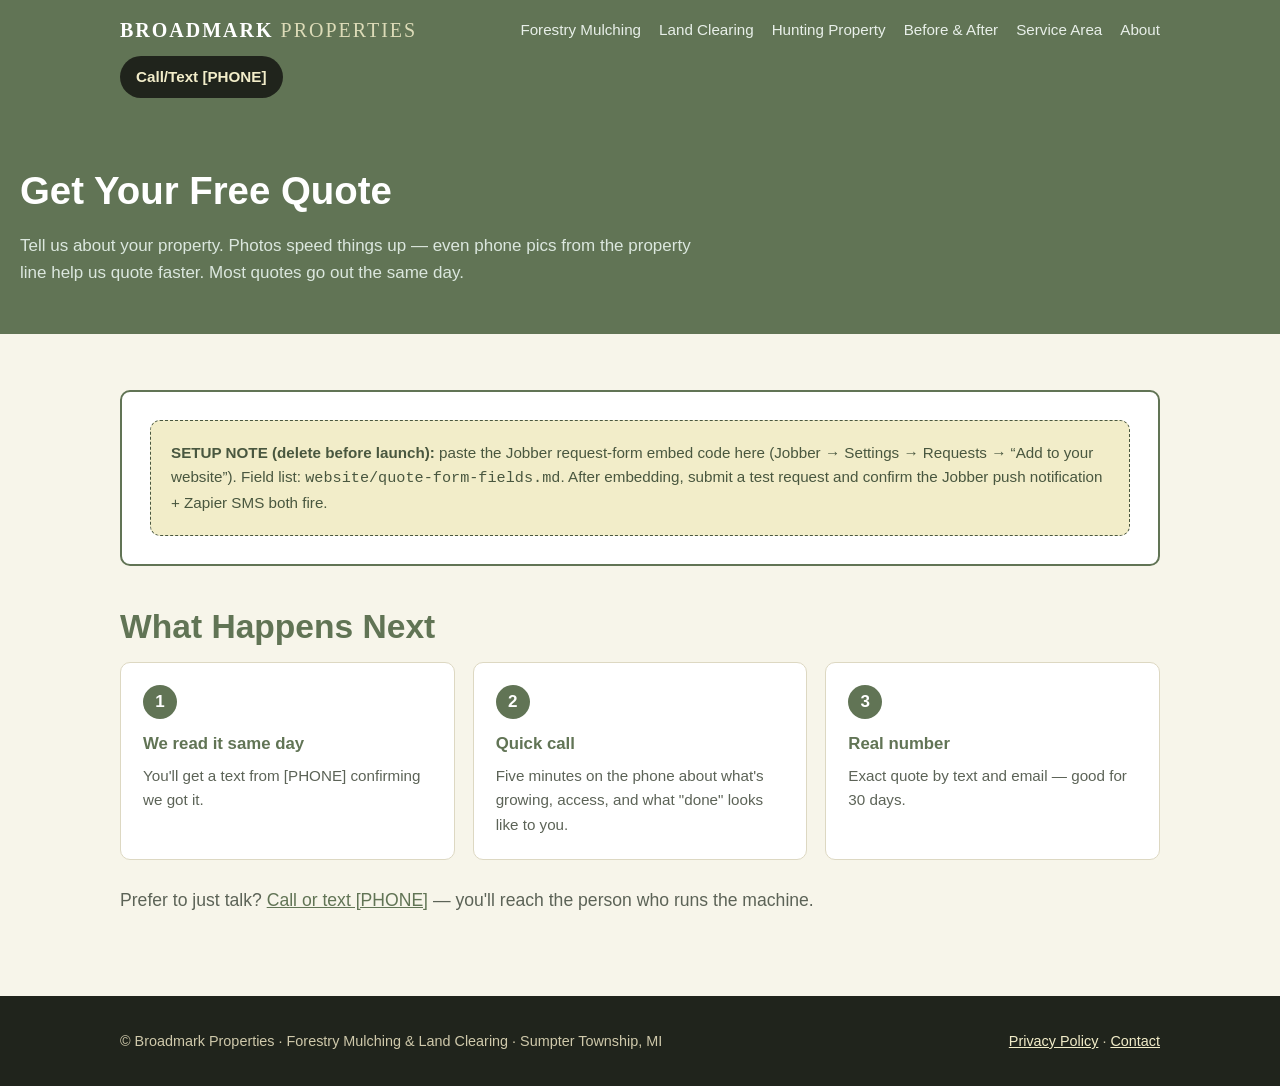
<file: website/site/quote.html>
<!DOCTYPE html>
<html lang="en">
<head>
<meta charset="utf-8">
<meta name="viewport" content="width=device-width, initial-scale=1">
<title>Get a Free Quote — Broadmark Forestry Mulching</title>
<meta name="description" content="Request a free forestry mulching or land clearing quote. Send a few photos — most quotes go out the same day.">
<link rel="stylesheet" href="css/style.css">
</head>
<body>
<header>
  <div class="nav">
    <a class="brand" href="index.html">BROADMARK <span>PROPERTIES</span></a>
    <nav class="links">
      <a href="forestry-mulching.html">Forestry Mulching</a>
      <a href="land-clearing.html">Land Clearing</a>
      <a href="hunting-property.html">Hunting Property</a>
      <a href="gallery.html">Before &amp; After</a>
      <a href="service-area.html">Service Area</a>
      <a href="about.html">About</a>
    </nav>
    <a class="call-btn" href="tel:+15555555555">Call/Text [PHONE]</a>
  </div>
</header>

<div class="page-hero">
  <h1>Get Your Free Quote</h1>
  <p>Tell us about your property. Photos speed things up — even phone pics from the
  property line help us quote faster. Most quotes go out the same day.</p>
</div>

<section>
  <div class="wrap">
    <div class="quote-box">
      <div class="embed-note">
        <b>SETUP NOTE (delete before launch):</b> paste the Jobber request-form embed code
        here (Jobber → Settings → Requests → “Add to your website”). Field list:
        <code>website/quote-form-fields.md</code>. After embedding, submit a test request
        and confirm the Jobber push notification + Zapier SMS both fire.
      </div>
    </div>
    <h2 style="margin-top:40px">What Happens Next</h2>
    <div class="steps">
      <div class="step"><h3>We read it same day</h3><p>You'll get a text from [PHONE] confirming we got it.</p></div>
      <div class="step"><h3>Quick call</h3><p>Five minutes on the phone about what's growing, access, and what "done" looks like to you.</p></div>
      <div class="step"><h3>Real number</h3><p>Exact quote by text and email — good for 30 days.</p></div>
    </div>
    <p class="lead" style="margin-top:26px">Prefer to just talk?
    <a href="tel:+15555555555">Call or text [PHONE]</a> — you'll reach the person who runs the machine.</p>
  </div>
</section>

<footer>
  <div class="wrap">
    <div>© Broadmark Properties · Forestry Mulching &amp; Land Clearing · Sumpter Township, MI</div>
    <div><a href="privacy.html">Privacy Policy</a> · <a href="contact.html">Contact</a></div>
  </div>
</footer>
<a class="sticky-call" href="tel:+15555555555">📞 Call or Text for a Free Quote</a>
</body>
</html>
</file>
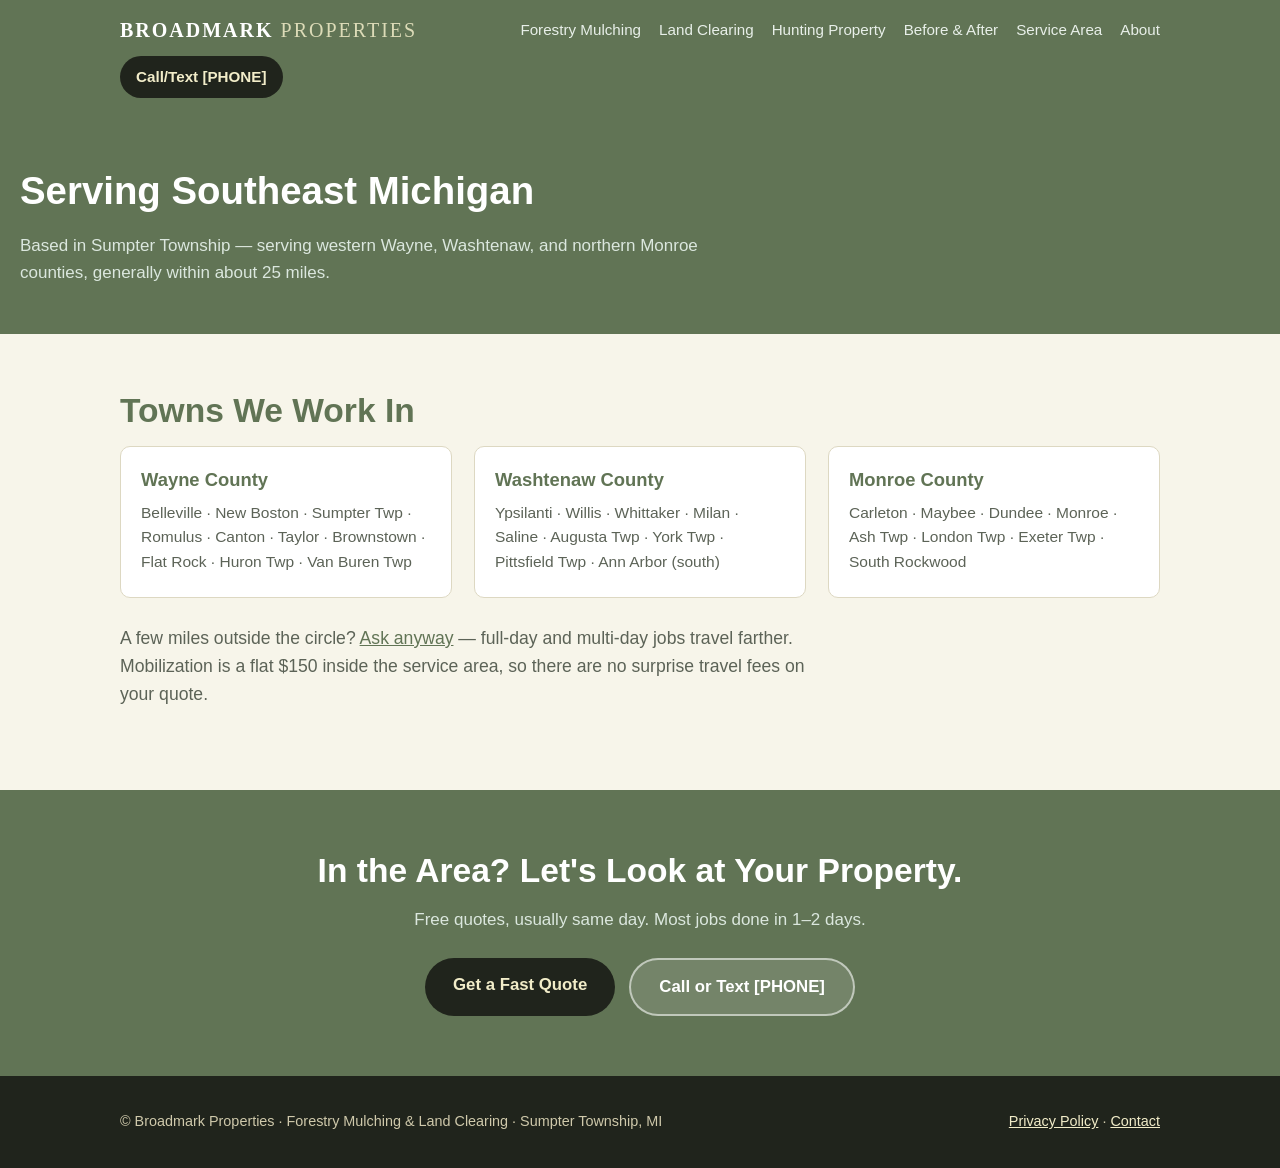
<file: website/site/service-area.html>
<!DOCTYPE html>
<html lang="en">
<head>
<meta charset="utf-8">
<meta name="viewport" content="width=device-width, initial-scale=1">
<title>Service Area — Wayne, Washtenaw & Monroe Counties | Broadmark Properties</title>
<meta name="description" content="Broadmark serves Belleville, New Boston, Willis, Ypsilanti, Milan, Saline, Canton, Flat Rock, Carleton, Monroe, Taylor, Brownstown and surrounding southeast Michigan within ~25 miles of Sumpter Township.">
<link rel="stylesheet" href="css/style.css">
</head>
<body>
<header>
  <div class="nav">
    <a class="brand" href="index.html">BROADMARK <span>PROPERTIES</span></a>
    <nav class="links">
      <a href="forestry-mulching.html">Forestry Mulching</a>
      <a href="land-clearing.html">Land Clearing</a>
      <a href="hunting-property.html">Hunting Property</a>
      <a href="gallery.html">Before &amp; After</a>
      <a href="service-area.html">Service Area</a>
      <a href="about.html">About</a>
    </nav>
    <a class="call-btn" href="tel:+15555555555">Call/Text [PHONE]</a>
  </div>
</header>

<div class="page-hero">
  <h1>Serving Southeast Michigan</h1>
  <p>Based in Sumpter Township — serving western Wayne, Washtenaw, and northern Monroe
  counties, generally within about 25 miles.</p>
</div>

<section>
  <div class="wrap">
    <h2>Towns We Work In</h2>
    <div class="grid c3">
      <div class="card"><div class="pad"><h3>Wayne County</h3>
        <p>Belleville · New Boston · Sumpter Twp · Romulus · Canton · Taylor · Brownstown · Flat Rock · Huron Twp · Van Buren Twp</p></div></div>
      <div class="card"><div class="pad"><h3>Washtenaw County</h3>
        <p>Ypsilanti · Willis · Whittaker · Milan · Saline · Augusta Twp · York Twp · Pittsfield Twp · Ann Arbor (south)</p></div></div>
      <div class="card"><div class="pad"><h3>Monroe County</h3>
        <p>Carleton · Maybee · Dundee · Monroe · Ash Twp · London Twp · Exeter Twp · South Rockwood</p></div></div>
    </div>
    <p class="lead" style="margin-top:26px">A few miles outside the circle? <a href="quote.html">Ask anyway</a> —
    full-day and multi-day jobs travel farther. Mobilization is a flat $150 inside the
    service area, so there are no surprise travel fees on your quote.</p>
  </div>
</section>

<div class="cta-band">
  <h2>In the Area? Let's Look at Your Property.</h2>
  <p>Free quotes, usually same day. Most jobs done in 1–2 days.</p>
  <div class="btn-row">
    <a class="btn btn-primary" href="quote.html">Get a Fast Quote</a>
    <a class="btn btn-ghost" href="tel:+15555555555">Call or Text [PHONE]</a>
  </div>
</div>

<footer>
  <div class="wrap">
    <div>© Broadmark Properties · Forestry Mulching &amp; Land Clearing · Sumpter Township, MI</div>
    <div><a href="privacy.html">Privacy Policy</a> · <a href="contact.html">Contact</a></div>
  </div>
</footer>
<a class="sticky-call" href="tel:+15555555555">📞 Call or Text for a Free Quote</a>
</body>
</html>
</file>
<file: website/site/css/style.css>
/* Broadmark Forestry Mulching — single stylesheet */
:root {
  --green: #617455;
  --green-dark: #49573f;
  --accent: #20241c;
  --accent-dark: #000000;
  --paper: #f7f5ea;
  --ink: #23281f;
  --muted: #5c6357;
  --line: #ddd8c2;
  --radius: 10px;
}
* { margin: 0; padding: 0; box-sizing: border-box; }
html { scroll-behavior: smooth; }
body {
  font-family: -apple-system, BlinkMacSystemFont, "Segoe UI", Roboto, Helvetica, Arial, sans-serif;
  color: var(--ink); background: var(--paper); line-height: 1.6; font-size: 17px;
}
img { max-width: 100%; display: block; }
a { color: var(--green); }
.wrap { max-width: 1080px; margin: 0 auto; padding: 0 20px; }

/* Header */
header { background: var(--green); color: #fff; position: sticky; top: 0; z-index: 50; }
.nav { display: flex; align-items: center; justify-content: space-between; padding: 14px 20px; max-width: 1080px; margin: 0 auto; flex-wrap: wrap; gap: 10px; }
.brand { font-weight: 800; font-size: 1.25rem; letter-spacing: .5px; color: #fff; text-decoration: none; }
.brand span { color: #f2edc9; opacity: .85; font-weight: 400; }
nav.links { display: flex; gap: 18px; flex-wrap: wrap; }
nav.links a { color: #e8efe9; text-decoration: none; font-size: .95rem; }
nav.links a:hover { color: #fff; text-decoration: underline; }
.call-btn { background: #20241c; color: #f2edc9; text-decoration: none; font-weight: 700; padding: 9px 16px; border-radius: 999px; font-size: .95rem; white-space: nowrap; }
.call-btn:hover { background: var(--accent-dark); }

/* Hero */
.hero { position: relative; color: #fff; text-align: center; padding: 90px 20px 100px; background: var(--green-dark); overflow: hidden; }
.hero::before { content: ""; position: absolute; inset: 0; background-image: var(--hero-img); background-size: cover; background-position: center 60%; opacity: .38; }
.hero > * { position: relative; }
.hero h1 { font-size: clamp(1.9rem, 4.5vw, 3rem); font-weight: 800; max-width: 800px; margin: 0 auto 16px; line-height: 1.2; }
.hero p { max-width: 640px; margin: 0 auto 28px; font-size: 1.1rem; color: #e8efe9; }
.btn-row { display: flex; gap: 14px; justify-content: center; flex-wrap: wrap; }
.btn { display: inline-block; padding: 14px 28px; border-radius: 999px; font-weight: 700; text-decoration: none; font-size: 1.05rem; }
.btn-primary { background: #20241c; color: #f2edc9; }
.btn-primary:hover { background: var(--accent-dark); }
.btn-ghost { background: rgba(255,255,255,.12); color: #fff; border: 2px solid rgba(255,255,255,.55); }
.btn-ghost:hover { background: rgba(255,255,255,.22); }

/* Sections */
section { padding: 56px 0; }
section.tight { padding: 34px 0; }
h2 { font-size: clamp(1.5rem, 3vw, 2.1rem); color: var(--green); margin-bottom: 14px; line-height: 1.25; }
.lead { font-size: 1.1rem; color: var(--muted); max-width: 720px; margin-bottom: 26px; }
.offer-strip { background: #20241c; color: #f2edc9; text-align: center; padding: 14px 20px; font-weight: 600; }
.trust-bar { background: #fff; border-bottom: 1px solid var(--line); text-align: center; padding: 14px 20px; color: var(--muted); font-size: .95rem; }
.trust-bar b { color: var(--green); }

/* Cards */
.grid { display: grid; gap: 22px; }
.grid.c3 { grid-template-columns: repeat(auto-fit, minmax(260px, 1fr)); }
.grid.c2 { grid-template-columns: repeat(auto-fit, minmax(300px, 1fr)); }
.card { background: #fff; border: 1px solid var(--line); border-radius: var(--radius); overflow: hidden; }
.card img { height: 220px; width: 100%; object-fit: cover; }
.card .pad { padding: 18px 20px 22px; }
.card h3 { color: var(--green); margin-bottom: 6px; font-size: 1.15rem; }
.card p { color: var(--muted); font-size: .97rem; }
.card a.more { display: inline-block; margin-top: 10px; font-weight: 700; color: #49573f; text-decoration: none; }

/* Before / After */
.ba-pair { display: grid; grid-template-columns: 1fr 1fr; gap: 8px; }
.ba-pair figure { position: relative; }
.ba-pair img { height: 340px; width: 100%; object-fit: cover; border-radius: var(--radius); }
.ba-pair figcaption { position: absolute; top: 10px; left: 10px; background: rgba(32,36,28,.85); color: #fff; font-weight: 700; font-size: .85rem; padding: 4px 12px; border-radius: 999px; }
.ba-caption { text-align: center; color: var(--muted); font-size: .95rem; margin-top: 10px; }

/* Process */
.steps { counter-reset: step; display: grid; gap: 18px; grid-template-columns: repeat(auto-fit, minmax(220px, 1fr)); }
.step { background: #fff; border: 1px solid var(--line); border-radius: var(--radius); padding: 22px; }
.step::before { counter-increment: step; content: counter(step); display: inline-flex; width: 34px; height: 34px; align-items: center; justify-content: center; background: var(--green); color: #fff; font-weight: 800; border-radius: 50%; margin-bottom: 12px; }
.step h3 { font-size: 1.05rem; color: var(--green); margin-bottom: 6px; }
.step p { font-size: .95rem; color: var(--muted); }

/* Equipment */
.split { display: grid; gap: 30px; grid-template-columns: repeat(auto-fit, minmax(300px, 1fr)); align-items: center; }
.split img { border-radius: var(--radius); max-height: 460px; object-fit: cover; width: 100%; }
ul.checks { list-style: none; margin-top: 12px; }
ul.checks li { padding-left: 30px; position: relative; margin-bottom: 12px; }
ul.checks li::before { content: "✔"; position: absolute; left: 0; color: var(--green); font-weight: 800; }

/* Quote form */
.quote-box { background: #fff; border: 2px solid var(--green); border-radius: var(--radius); padding: 28px; }
.embed-note { background: #f2edc9; border: 1px dashed #49573f; border-radius: var(--radius); padding: 20px; color: #49573f; font-size: .95rem; }

/* FAQ */
details { background: #fff; border: 1px solid var(--line); border-radius: var(--radius); padding: 16px 20px; margin-bottom: 10px; }
details summary { font-weight: 700; color: var(--green); cursor: pointer; }
details p { margin-top: 10px; color: var(--muted); }

/* CTA band */
.cta-band { background: var(--green); color: #fff; text-align: center; padding: 60px 20px; }
.cta-band h2 { color: #fff; }
.cta-band p { color: #dbe7de; margin-bottom: 24px; }

/* Footer */
footer { background: #20241c; color: #cfc9ab; padding: 34px 20px; font-size: .9rem; }
footer .wrap { display: flex; justify-content: space-between; gap: 16px; flex-wrap: wrap; }
footer a { color: #f2edc9; }

/* Mobile sticky call */
.sticky-call { display: none; }
@media (max-width: 700px) {
  .ba-pair img { height: 230px; }
  .sticky-call { display: block; position: fixed; bottom: 14px; left: 14px; right: 14px; text-align: center; background: #20241c; color: #f2edc9; font-weight: 800; padding: 15px; border-radius: 999px; text-decoration: none; box-shadow: 0 6px 18px rgba(0,0,0,.3); z-index: 60; }
  body { padding-bottom: 70px; }
}

/* Page hero (inner pages) */
.page-hero { background: var(--green); color: #fff; padding: 48px 20px; }
.page-hero h1 { font-size: clamp(1.6rem, 3.5vw, 2.4rem); max-width: 800px; }
.page-hero p { color: #dbe7de; max-width: 700px; margin-top: 10px; }

/* Gallery */
.gallery-grid { display: grid; gap: 14px; grid-template-columns: repeat(auto-fill, minmax(240px, 1fr)); }
.gallery-grid figure { background: #fff; border: 1px solid var(--line); border-radius: var(--radius); overflow: hidden; }
.gallery-grid img { height: 280px; width: 100%; object-fit: cover; }
.gallery-grid figcaption { padding: 12px 14px; font-size: .9rem; color: var(--muted); }

/* Brand lockup */
.brand { letter-spacing: 2px; font-family: Georgia, 'Times New Roman', serif; }
.logo-hero { max-width: 340px; margin: 0 auto 10px; }
</file>
